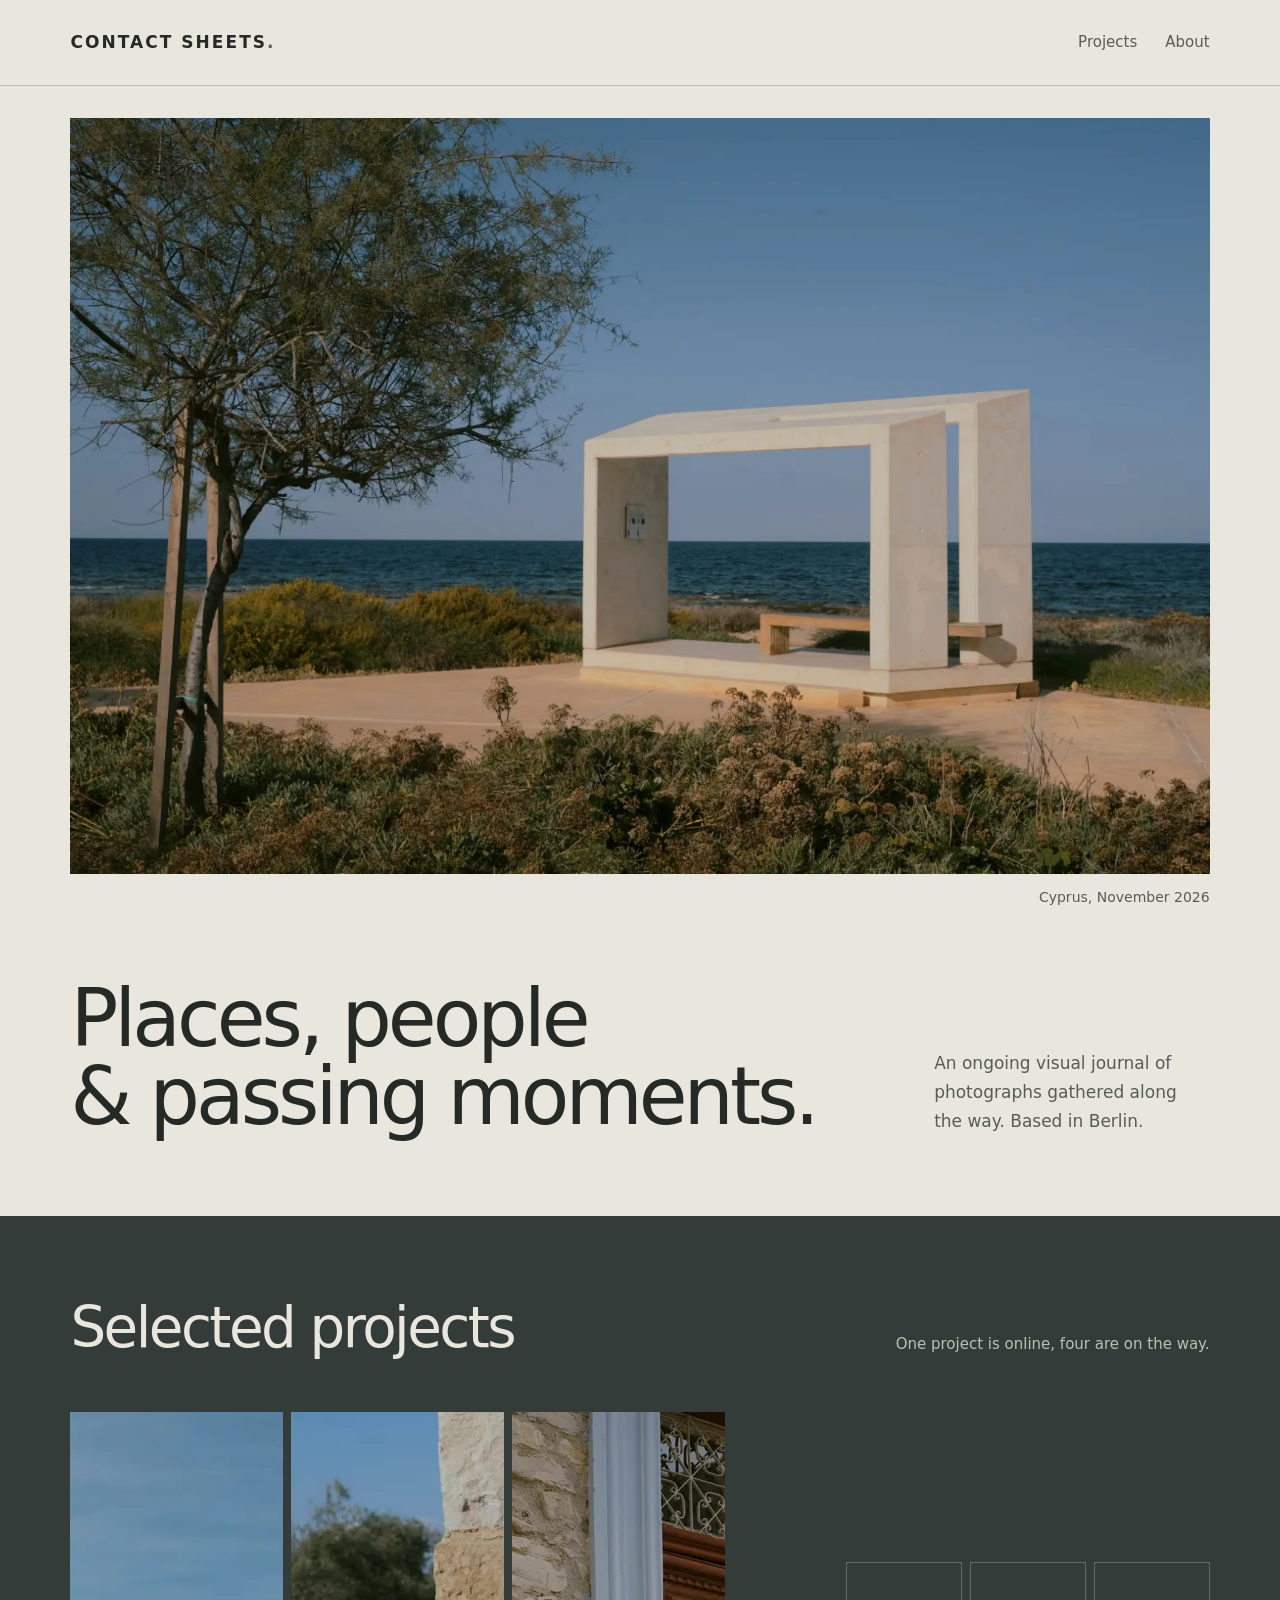
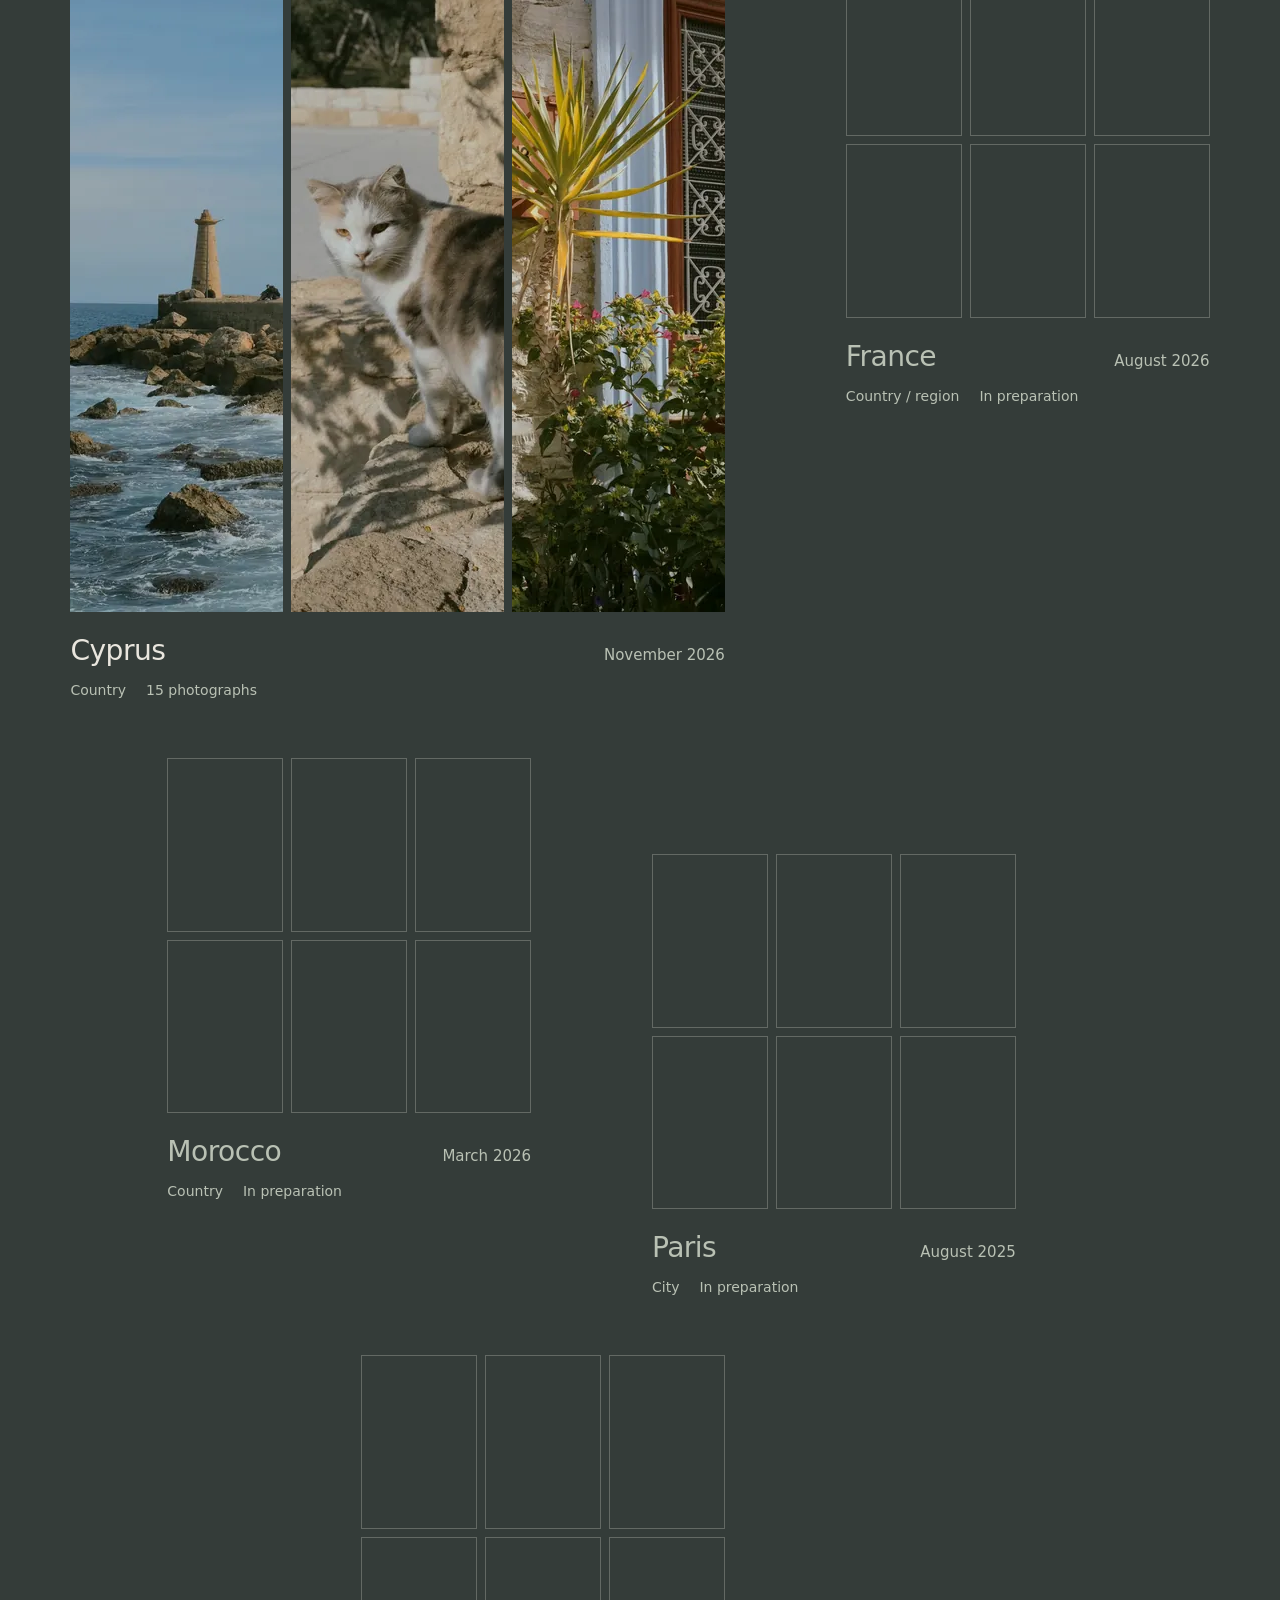
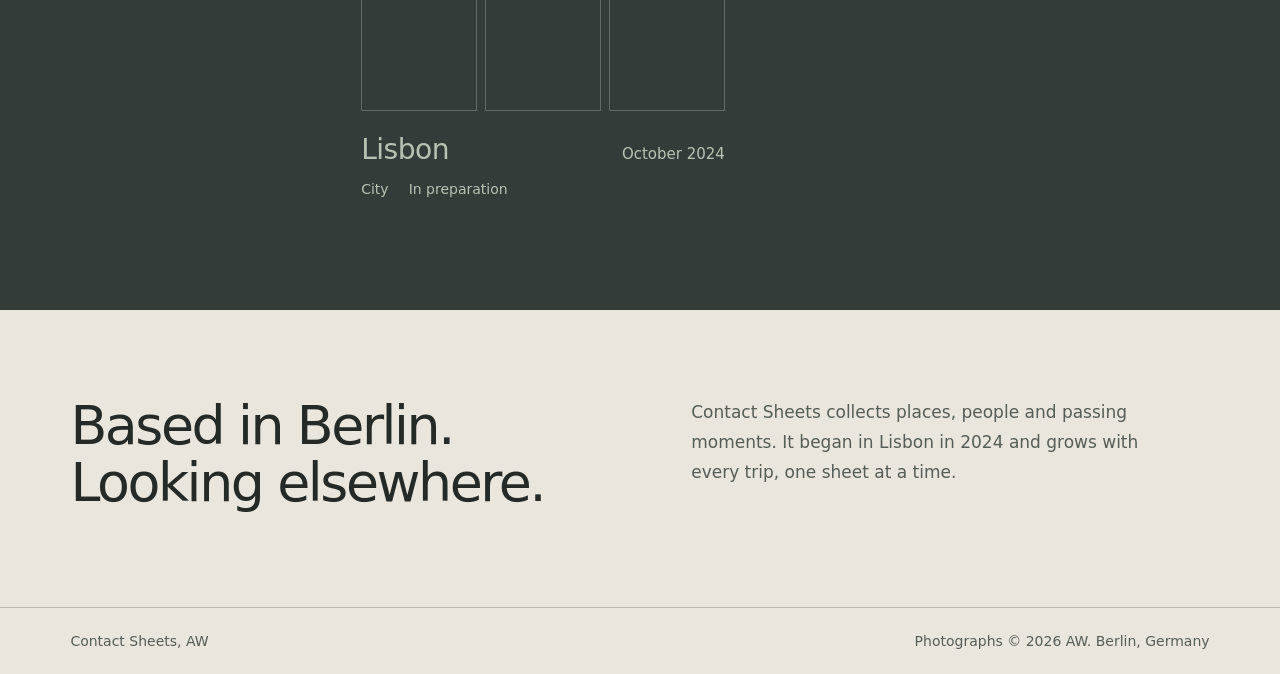
<file: index.html>
<!doctype html>
<html lang="en">
<head>
  <meta charset="utf-8">
  <meta name="viewport" content="width=device-width, initial-scale=1">
  <title>Contact Sheets</title>
  <meta name="description" content="Contact Sheets is an ongoing visual journal of places, people and passing moments, by AW in Berlin.">
  <meta name="theme-color" content="#e9e6de">
  <link rel="icon" href="favicon.svg" type="image/svg+xml">
  <link rel="stylesheet" href="css/styles.css">
</head>
<body>
  <a class="skip-link" href="#main">Skip to content</a>

  <header class="site-header">
    <a class="wordmark" href="index.html">CONTACT SHEETS<span>.</span></a>
    <nav class="nav" aria-label="Main">
      <a href="#projects">Projects</a>
      <a href="#about">About</a>
    </nav>
  </header>

  <main id="main">
    <figure class="hero">
      <img src="images/hero.webp" width="1536" height="1024" fetchpriority="high"
           alt="A white concrete shelter with a wooden bench frames the sea, with a slim tree on the left under a deep blue sky">
      <figcaption>Cyprus, November 2026</figcaption>
    </figure>

    <section class="intro">
      <h1 class="display">Places, people<br>&amp; passing moments.</h1>
      <p class="intro-copy">An ongoing visual journal of photographs gathered along the way. Based in Berlin.</p>
    </section>

    <section class="projects" id="projects" aria-labelledby="projects-title">
      <div class="section-head">
        <h2 id="projects-title">Selected projects</h2>
        <p>One project is online, four are on the way.</p>
      </div>

      <div class="project-grid">
        <a class="project project--live" href="projects/cyprus.html">
          <div class="strip">
            <img src="images/cyprus/thumb/01.webp" width="600" height="800" alt="" loading="lazy">
            <img src="images/cyprus/thumb/02.webp" width="601" height="800" alt="" loading="lazy">
            <img src="images/cyprus/thumb/08.webp" width="606" height="800" alt="" loading="lazy">
          </div>
          <div class="project-info">
            <h3 class="project-name">Cyprus</h3>
            <span class="project-date">November 2026</span>
          </div>
          <ul class="project-meta">
            <li>Country</li>
            <li>15 photographs</li>
          </ul>
        </a>

        <div class="project project--soon">
          <div class="blank-sheet" aria-hidden="true"><span></span><span></span><span></span><span></span><span></span><span></span></div>
          <div class="project-info">
            <h3 class="project-name">France</h3>
            <span class="project-date">August 2026</span>
          </div>
          <ul class="project-meta">
            <li>Country / region</li>
            <li>In preparation</li>
          </ul>
        </div>

        <div class="project project--soon">
          <div class="blank-sheet" aria-hidden="true"><span></span><span></span><span></span><span></span><span></span><span></span></div>
          <div class="project-info">
            <h3 class="project-name">Morocco</h3>
            <span class="project-date">March 2026</span>
          </div>
          <ul class="project-meta">
            <li>Country</li>
            <li>In preparation</li>
          </ul>
        </div>

        <div class="project project--soon">
          <div class="blank-sheet" aria-hidden="true"><span></span><span></span><span></span><span></span><span></span><span></span></div>
          <div class="project-info">
            <h3 class="project-name">Paris</h3>
            <span class="project-date">August 2025</span>
          </div>
          <ul class="project-meta">
            <li>City</li>
            <li>In preparation</li>
          </ul>
        </div>

        <div class="project project--soon">
          <div class="blank-sheet" aria-hidden="true"><span></span><span></span><span></span><span></span><span></span><span></span></div>
          <div class="project-info">
            <h3 class="project-name">Lisbon</h3>
            <span class="project-date">October 2024</span>
          </div>
          <ul class="project-meta">
            <li>City</li>
            <li>In preparation</li>
          </ul>
        </div>
      </div>
    </section>

    <section class="about" id="about" aria-labelledby="about-title">
      <h2 id="about-title">Based in Berlin.<br>Looking elsewhere.</h2>
      <p>Contact Sheets collects places, people and passing moments. It began in Lisbon in 2024 and grows with every trip, one sheet at a time.</p>
    </section>
  </main>

  <footer class="site-footer">
    <span>Contact Sheets, AW</span>
    <span>Photographs &copy; 2026 AW. Berlin, Germany</span>
  </footer>
</body>
</html>
</file>
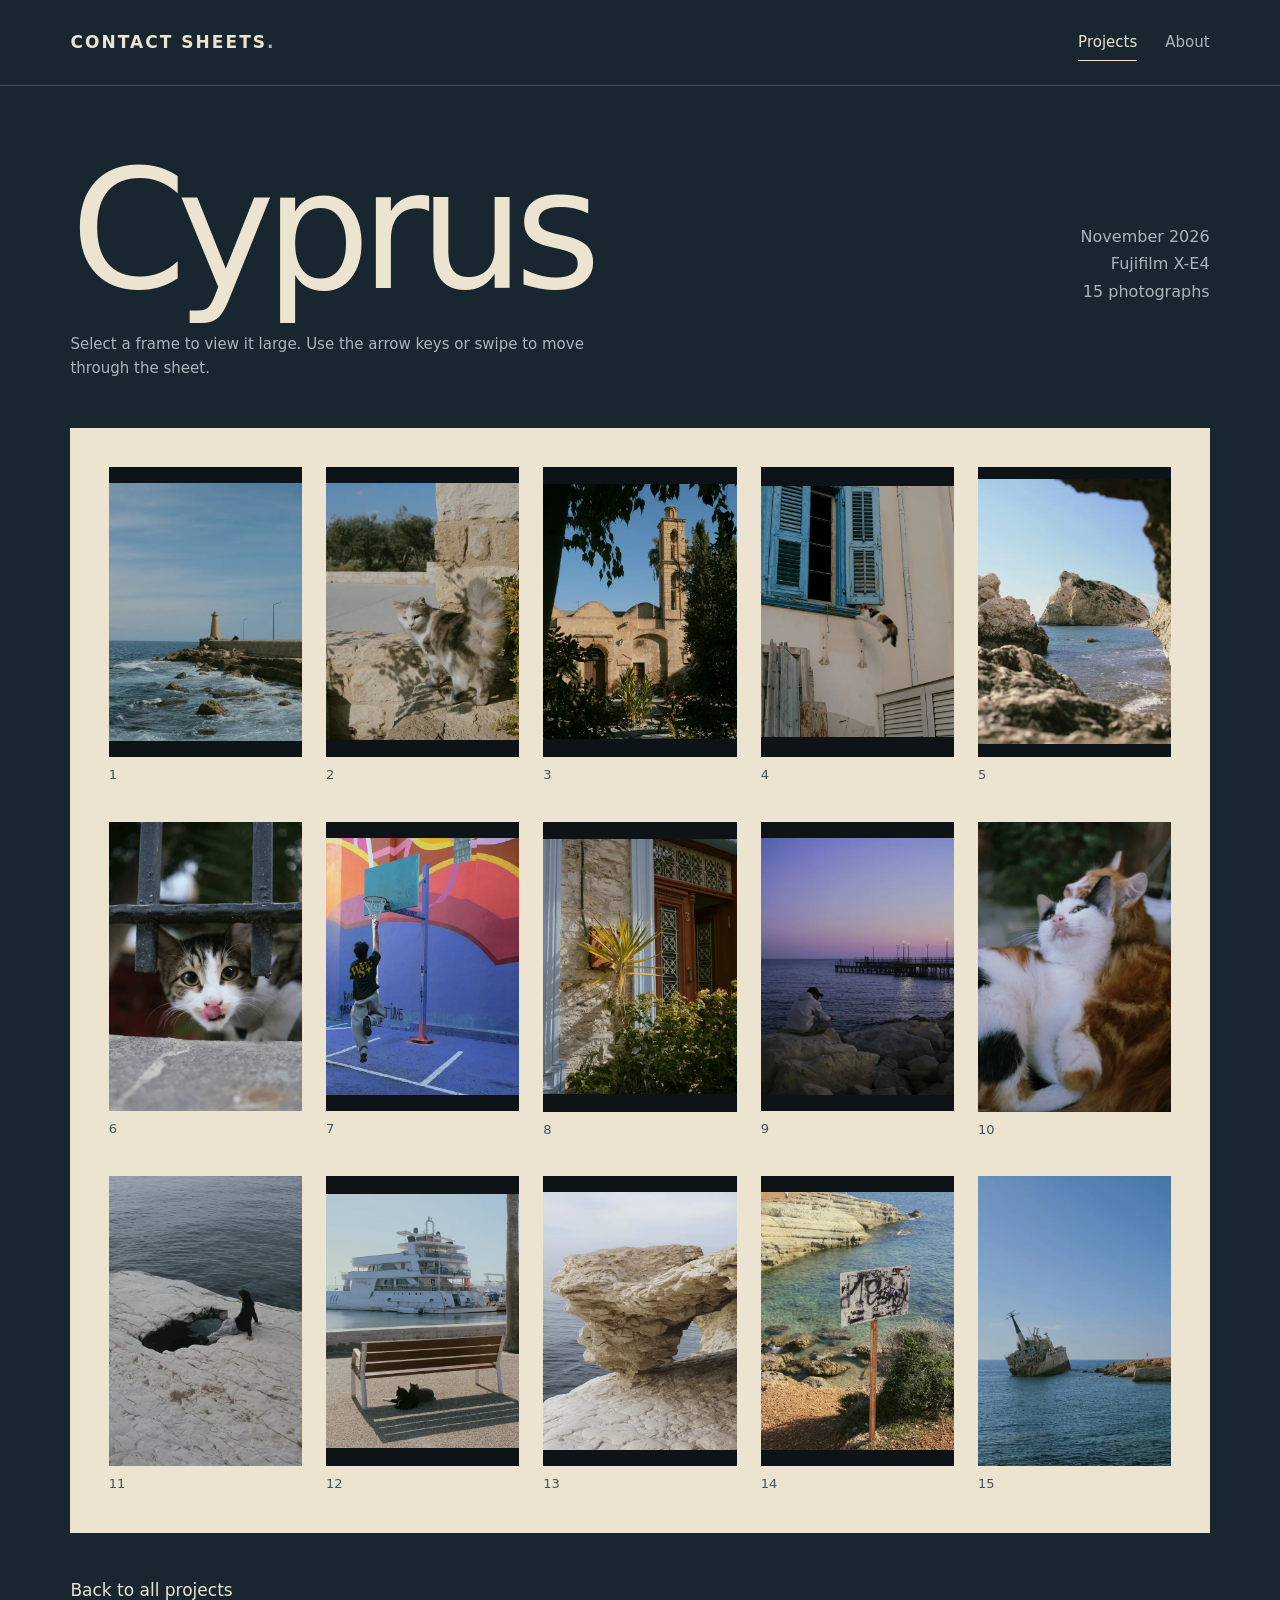
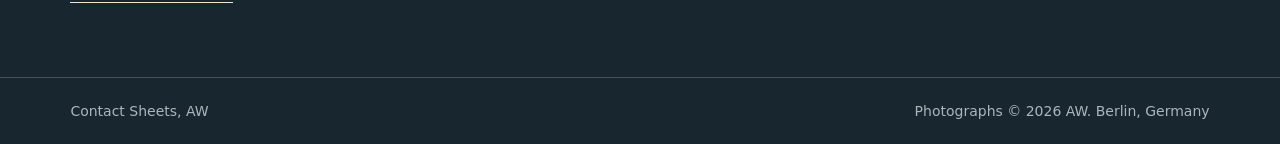
<file: projects/cyprus.html>
<!doctype html>
<html lang="en">
<head>
  <meta charset="utf-8">
  <meta name="viewport" content="width=device-width, initial-scale=1">
  <title>Cyprus — Contact Sheets</title>
  <meta name="description" content="Fifteen photographs from Cyprus, November 2026, shot on a Fujifilm X-E4.">
  <meta name="theme-color" content="#18262f">
  <link rel="icon" href="../favicon.svg" type="image/svg+xml">
  <link rel="stylesheet" href="../css/styles.css">
  <script src="../js/lightbox.js" defer></script>
</head>
<body class="theme-cyprus">
  <a class="skip-link" href="#main">Skip to content</a>

  <header class="site-header">
    <a class="wordmark" href="../index.html">CONTACT SHEETS<span>.</span></a>
    <nav class="nav" aria-label="Main">
      <a href="../index.html#projects" aria-current="page">Projects</a>
      <a href="../index.html#about">About</a>
    </nav>
  </header>

  <main id="main">
    <section class="project-head">
      <h1>Cyprus</h1>
      <ul class="facts">
        <li>November 2026</li>
        <li>Fujifilm X-E4</li>
        <li>15 photographs</li>
      </ul>
      <p class="hint">Select a frame to view it large. Use the arrow keys or swipe to move through the sheet.</p>
    </section>

    <section class="sheet" aria-label="Contact sheet with 15 photographs from Cyprus">
      <ol class="frames">
        <li><a class="frame" href="../images/cyprus/full/01.webp"><span class="frame-box"><img src="../images/cyprus/thumb/01.webp" width="600" height="800" alt="A small stone lighthouse on a sea wall above foamy water under a wide blue sky"></span><span class="frame-no">1</span></a></li>
        <li><a class="frame" href="../images/cyprus/full/02.webp"><span class="frame-box"><img src="../images/cyprus/thumb/02.webp" width="601" height="800" alt="A grey and white long-haired cat with a raised, fluffy tail on a sunlit stone wall beside an olive grove"></span><span class="frame-no">2</span></a></li>
        <li><a class="frame" href="../images/cyprus/full/03.webp"><span class="frame-box"><img src="../images/cyprus/thumb/03.webp" width="607" height="800" alt="A sandstone church with a bell tower seen through dark foliage against a blue sky"></span><span class="frame-no">3</span></a></li>
        <li><a class="frame" href="../images/cyprus/full/04.webp"><span class="frame-box"><img src="../images/cyprus/thumb/04.webp" width="616" height="800" alt="A calico cat leaping toward a window ledge below peeling blue shutters"></span><span class="frame-no">4</span></a></li>
        <li><a class="frame" href="../images/cyprus/full/05.webp"><span class="frame-box"><img src="../images/cyprus/thumb/05.webp" width="584" height="800" alt="A large sea rock seen through a frame of nearer rocks, with a few bathers on the beach"></span><span class="frame-no">5</span></a></li>
        <li><a class="frame" href="../images/cyprus/full/06.webp"><span class="frame-box"><img src="../images/cyprus/thumb/06.webp" width="534" height="800" alt="A tabby and white cat licking its nose as it looks out between the bars of an iron fence" loading="lazy"></span><span class="frame-no">6</span></a></li>
        <li><a class="frame" href="../images/cyprus/full/07.webp"><span class="frame-box"><img src="../images/cyprus/thumb/07.webp" width="601" height="800" alt="A person in a dark T-shirt jumping to reach a basketball hoop in front of a colourful mural" loading="lazy"></span><span class="frame-no">7</span></a></li>
        <li><a class="frame" href="../images/cyprus/full/08.webp"><span class="frame-box"><img src="../images/cyprus/thumb/08.webp" width="606" height="800" alt="A spiky yucca and a flowering shrub in front of a stone wall and an ornate wooden door numbered 3" loading="lazy"></span><span class="frame-no">8</span></a></li>
        <li><a class="frame" href="../images/cyprus/full/09.webp"><span class="frame-box"><img src="../images/cyprus/thumb/09.webp" width="600" height="800" alt="A person in a hoodie sitting on rocks at dusk, looking at the sea and a lit pier under a purple sky" loading="lazy"></span><span class="frame-no">9</span></a></li>
        <li><a class="frame" href="../images/cyprus/full/10.webp"><span class="frame-box"><img src="../images/cyprus/thumb/10.webp" width="533" height="800" alt="A calico cat looking upward, leaning against an orange cat" loading="lazy"></span><span class="frame-no">10</span></a></li>
        <li><a class="frame" href="../images/cyprus/full/11.webp"><span class="frame-box"><img src="../images/cyprus/thumb/11.webp" width="533" height="800" alt="A person sitting on pale, weathered rock beside a rock pool, looking out over dark water" loading="lazy"></span><span class="frame-no">11</span></a></li>
        <li><a class="frame" href="../images/cyprus/full/12.webp"><span class="frame-box"><img src="../images/cyprus/thumb/12.webp" width="608" height="800" alt="Two cats resting in the shade under a wooden bench, with a white yacht moored behind" loading="lazy"></span><span class="frame-no">12</span></a></li>
        <li><a class="frame" href="../images/cyprus/full/13.webp"><span class="frame-box"><img src="../images/cyprus/thumb/13.webp" width="600" height="800" alt="A weathered limestone formation shaped like an arch above a calm sea" loading="lazy"></span><span class="frame-no">13</span></a></li>
        <li><a class="frame" href="../images/cyprus/full/14.webp"><span class="frame-box"><img src="../images/cyprus/thumb/14.webp" width="600" height="800" alt="A graffiti-covered sign on a post above a clear green-blue cove" loading="lazy"></span><span class="frame-no">14</span></a></li>
        <li><a class="frame" href="../images/cyprus/full/15.webp"><span class="frame-box"><img src="../images/cyprus/thumb/15.webp" width="533" height="800" alt="A rusting, tilted shipwreck in calm blue water off a rocky shore" loading="lazy"></span><span class="frame-no">15</span></a></li>
      </ol>
    </section>

    <div class="page-end">
      <a class="back-link" href="../index.html#projects">Back to all projects</a>
    </div>
  </main>

  <dialog class="lightbox" id="lightbox" aria-label="Photograph viewer">
    <div class="lb-bar">
      <p class="lb-count" aria-live="polite"></p>
      <button class="lb-btn lb-close" type="button">Close</button>
    </div>
    <figure class="lb-stage">
      <img class="lb-image" alt="">
    </figure>
    <div class="lb-foot">
      <button class="lb-btn lb-prev" type="button">Previous</button>
      <p class="lb-caption" hidden></p>
      <button class="lb-btn lb-next" type="button">Next</button>
    </div>
  </dialog>

  <footer class="site-footer">
    <span>Contact Sheets, AW</span>
    <span>Photographs &copy; 2026 AW. Berlin, Germany</span>
  </footer>
</body>
</html>
</file>
<file: css/styles.css>
/* Contact Sheets — shared styles
   Each project page sets its own atmosphere with a theme class on <body>
   (see .theme-cyprus below). To add a new theme, copy that block and
   change the colours. */

:root {
  --gutter: 5.5vw;

  /* Home: warm off-white and muted dark green */
  --bg: #e9e6de;
  --fg: #252a26;
  --muted: #565d56;
  --line: rgba(52, 60, 57, .26);

  --green: #343c39;
  --on-green: #e9e6de;
  --on-green-muted: #b9c1b4;
  --green-line: rgba(233, 230, 222, .26);

  --wax: #d6452b; /* grease-pencil red, used for hover and focus marks */

  --font: "Helvetica Neue", "Avenir Next", "Segoe UI", system-ui, -apple-system, Arial, sans-serif;
}

/* Cyprus: deep sea blue, sand-coloured paper */
.theme-cyprus {
  --bg: #18262f;
  --fg: #ece3d0;
  --muted: #a9b6ba;
  --line: rgba(236, 227, 208, .22);

  --paper: #ece3d0;
  --paper-ink: #1d2a31;
  --paper-ink-muted: #44545c;
  --film: #0e1317;
  --lightbox: #0a1117;
}

*, *::before, *::after { box-sizing: border-box; }

html { scroll-behavior: smooth; -webkit-text-size-adjust: 100%; }

body {
  margin: 0;
  background: var(--bg);
  color: var(--fg);
  font-family: var(--font);
  font-size: 1rem;
  line-height: 1.6;
  -webkit-font-smoothing: antialiased;
}

img { display: block; max-width: 100%; }
a { color: inherit; text-decoration: none; }
h1, h2, h3 { margin: 0; font-weight: 300; }

:focus-visible { outline: 3px solid var(--wax); outline-offset: 3px; }

.skip-link {
  position: absolute; left: -9999px; top: 0; z-index: 30;
  background: var(--fg); color: var(--bg); padding: 10px 14px;
}
.skip-link:focus { left: 16px; top: 16px; }

/* ---------- Header and footer ---------- */

.site-header {
  display: flex; align-items: center; justify-content: space-between; gap: 24px;
  padding: 24px var(--gutter);
  border-bottom: 1px solid var(--line);
}
.wordmark { font-weight: 600; font-size: 1.0625rem; letter-spacing: .12em; }
.wordmark span { color: var(--muted); }

.nav { display: flex; gap: 28px; font-size: .9375rem; }
.nav a { color: var(--muted); padding: 6px 0; border-bottom: 1px solid transparent; }
.nav a:hover, .nav a[aria-current] { color: var(--fg); border-bottom-color: currentColor; }

.site-footer {
  display: flex; flex-wrap: wrap; justify-content: space-between; gap: 12px 24px;
  padding: 22px var(--gutter);
  border-top: 1px solid var(--line);
  color: var(--muted); font-size: .875rem;
}

/* ---------- Home: hero and intro ---------- */

.hero { margin: 0; padding: 32px var(--gutter) 0; }
.hero img {
  width: 100%;
  height: min(62vw, 84vh);
  height: min(62vw, 84svh);
  min-height: 340px;
  object-fit: cover;
  object-position: center 56%;
}
.hero figcaption { margin-top: 12px; font-size: .875rem; color: var(--muted); text-align: right; }

.intro {
  display: grid; grid-template-columns: minmax(0, 2fr) minmax(0, .7fr);
  gap: 6vw; align-items: end;
  padding: 72px var(--gutter) 80px;
}
.display { font-size: clamp(2.75rem, 6.2vw, 6rem); line-height: .98; letter-spacing: -.05em; }
.intro-copy { max-width: 34ch; margin: 0; color: var(--muted); font-size: 1.0625rem; line-height: 1.7; }

/* ---------- Home: project overview ---------- */

.projects { background: var(--green); color: var(--on-green); padding: 84px var(--gutter) 110px; }

.section-head {
  display: flex; justify-content: space-between; align-items: end; gap: 24px;
  margin-bottom: 56px;
}
.section-head h2 { font-size: clamp(2.25rem, 4.4vw, 4rem); line-height: 1; letter-spacing: -.045em; }
.section-head p { margin: 0; color: var(--on-green-muted); font-size: .9375rem; }

.project-grid {
  display: grid; grid-template-columns: repeat(12, minmax(0, 1fr));
  gap: 56px 24px; align-items: start;
}
.project { display: block; min-width: 0; }
.project:nth-child(1) { grid-column: 1 / span 7; }
.project:nth-child(2) { grid-column: 9 / span 4; margin-top: 150px; }
.project:nth-child(3) { grid-column: 2 / span 4; }
.project:nth-child(4) { grid-column: 7 / span 4; margin-top: 96px; }
.project:nth-child(5) { grid-column: 4 / span 4; }

.strip { display: grid; grid-template-columns: repeat(3, minmax(0, 1fr)); gap: 8px; }
.strip img { width: 100%; aspect-ratio: 2 / 3; object-fit: cover; background: #2a3330; }

/* Projects that are not online yet show as empty, unexposed sheets */
.blank-sheet { display: grid; grid-template-columns: repeat(3, minmax(0, 1fr)); gap: 8px; }
.blank-sheet span { aspect-ratio: 2 / 3; border: 1px solid var(--green-line); }

.project-info { display: flex; justify-content: space-between; align-items: baseline; gap: 16px; margin-top: 16px; }
.project-name { font-size: clamp(1.5rem, 2.2vw, 2rem); font-weight: 400; letter-spacing: -.02em; }
.project-date { font-size: .9375rem; color: var(--on-green-muted); }
.project-meta {
  display: flex; flex-wrap: wrap; gap: 4px 20px;
  margin: 6px 0 0; padding: 0; list-style: none;
  font-size: .875rem; color: var(--on-green-muted);
}
.project--live:hover .project-name { text-decoration: underline; text-underline-offset: .18em; text-decoration-thickness: 1px; }
.project--soon .project-name { color: var(--on-green-muted); }

/* ---------- Home: about ---------- */

.about {
  display: grid; grid-template-columns: minmax(0, 1fr) minmax(0, 1fr);
  gap: 8vw; align-items: start;
  padding: 88px var(--gutter) 96px;
}
.about h2 { font-size: clamp(2rem, 4.2vw, 3.5rem); line-height: 1.05; letter-spacing: -.045em; }
.about p { max-width: 42ch; margin: 0; color: var(--muted); font-size: 1.0625rem; line-height: 1.75; }

/* ---------- Project page: head ---------- */

.project-head {
  display: grid; grid-template-columns: minmax(0, 1fr) auto;
  gap: 28px 6vw; align-items: end;
  padding: 72px var(--gutter) 48px;
}
.project-head h1 { font-size: clamp(4rem, 13vw, 11rem); line-height: .88; letter-spacing: -.06em; }
.facts { margin: 0; padding: 0; list-style: none; display: grid; gap: 2px; text-align: right; color: var(--muted); }
.hint { grid-column: 1 / -1; max-width: 56ch; margin: 0; color: var(--muted); font-size: .9375rem; }

/* ---------- Project page: contact sheet ---------- */

.sheet {
  margin: 0 var(--gutter);
  padding: clamp(18px, 3vw, 44px);
  background: var(--paper);
  color: var(--paper-ink);
}
.frames {
  display: grid; grid-template-columns: repeat(3, minmax(0, 1fr));
  gap: 24px 14px;
  margin: 0; padding: 0; list-style: none;
}
.frame { display: block; position: relative; }
.frame-box { display: block; aspect-ratio: 2 / 3; background: var(--film); }
.frame-box img { width: 100%; height: 100%; object-fit: contain; }
.frame-no {
  display: block; margin-top: 8px;
  font-size: .8125rem; font-variant-numeric: tabular-nums; color: var(--paper-ink-muted);
}

/* Grease-pencil mark around the frame you point at or tab to */
.frame::after {
  content: ""; position: absolute; inset: -9px -9px -5px;
  border: 3px solid var(--wax);
  border-radius: 52% 48% 50% 50% / 46% 54% 46% 54%;
  opacity: 0; transform: rotate(-1.5deg) scale(.94);
  transition: opacity .14s ease, transform .14s ease;
  pointer-events: none;
}
.frame:focus-visible { outline: none; }
.frame:focus-visible::after { opacity: 1; transform: rotate(-1.5deg) scale(1); }
@media (hover: hover) {
  .frame:hover::after { opacity: 1; transform: rotate(-1.5deg) scale(1); }
}

.page-end { padding: 44px var(--gutter) 72px; }
.back-link { font-size: 1.0625rem; border-bottom: 1px solid currentColor; padding-bottom: 2px; }

/* ---------- Lightbox ---------- */

.lb-open { overflow: hidden; }

.lightbox {
  --lb-pad: 20px;
  position: fixed; inset: 0; width: 100%; height: 100%;
  max-width: none; max-height: none; margin: 0; padding: 0; border: 0;
  background: var(--lightbox, #111); color: var(--fg, #ece3d0);
}
.lightbox[open] { display: grid; grid-template-rows: auto minmax(0, 1fr) auto; }
.lb-bar, .lb-foot {
  display: flex; align-items: center; justify-content: space-between; gap: 16px;
  padding: 12px var(--lb-pad);
}
.lb-count { margin: 0; font-size: .9375rem; font-variant-numeric: tabular-nums; }
.lb-caption { margin: 0; flex: 1; text-align: center; font-size: .9375rem; color: var(--muted, #a9b6ba); }
.lb-stage { margin: 0; min-height: 0; padding: 0 var(--lb-pad); touch-action: pan-y; }
.lb-image { width: 100%; height: 100%; object-fit: contain; transition: opacity .2s ease; }
.lb-image.is-loading { opacity: 0; }
.lb-btn {
  font: inherit; font-size: .9375rem; color: inherit; background: transparent;
  border: 1px solid rgba(236, 227, 208, .4);
  min-height: 44px; padding: 8px 20px; cursor: pointer;
}
.lb-btn:hover { background: rgba(236, 227, 208, .12); }

/* ---------- Small screens ---------- */

@media (min-width: 900px) {
  .frames { grid-template-columns: repeat(5, minmax(0, 1fr)); gap: 36px 24px; }
}

@media (max-width: 700px) {
  :root { --gutter: 6vw; }

  .site-header { padding: 18px var(--gutter); }
  .nav { gap: 18px; font-size: .875rem; }
  .wordmark { font-size: .9375rem; }

  .hero { padding-top: 16px; }
  .hero img { height: min(72vh, 620px); height: min(72svh, 620px); object-position: 76% 55%; }

  .intro { display: block; padding: 52px var(--gutter) 56px; }
  .intro-copy { margin-top: 24px; }

  .projects { padding: 60px var(--gutter) 72px; }
  .section-head { display: block; margin-bottom: 36px; }
  .section-head p { margin-top: 12px; }

  .project-grid { grid-template-columns: repeat(2, minmax(0, 1fr)); gap: 40px 14px; }
  .project:nth-child(n) { grid-column: auto; margin-top: 0; }
  .project:nth-child(1) { grid-column: 1 / -1; }
  .project:nth-child(n+3):nth-child(odd) { margin-top: 36px; }
  .project-info { flex-direction: column; gap: 2px; }

  .about { display: block; padding: 60px var(--gutter) 64px; }
  .about p { margin-top: 24px; }

  .project-head { display: block; padding: 52px var(--gutter) 36px; }
  .facts { text-align: left; margin-top: 24px; }
  .hint { margin-top: 20px; }

  .sheet { padding: 16px 14px; }
  .frames { gap: 20px 10px; }
  .frame::after { inset: -6px -6px -3px; border-width: 2px; }

  .lightbox { --lb-pad: 12px; }
  .lb-foot .lb-btn { flex: 1; }
  .lb-caption { display: none; }
}

@media (prefers-reduced-motion: reduce) {
  html { scroll-behavior: auto; }
  .frame::after, .lb-image { transition: none; }
}
</file>
